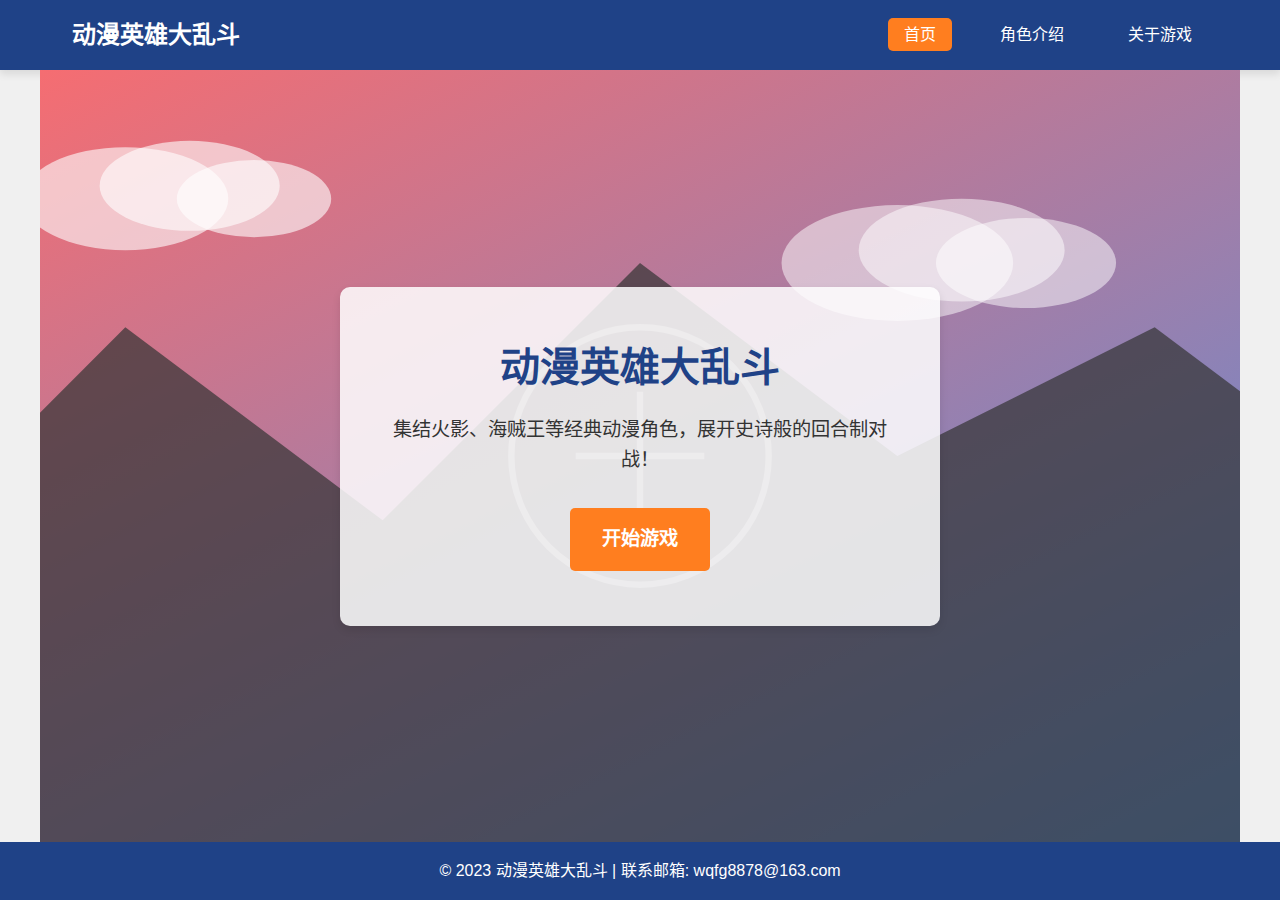
<file: index.html>
<!DOCTYPE html>
<html lang="zh-CN">
<head>
    <meta charset="UTF-8">
    <meta name="viewport" content="width=device-width, initial-scale=1.0">
    <title>动漫英雄大乱斗 - 回合制对战游戏</title>
    <link rel="stylesheet" href="css/reset.css">
    <link rel="stylesheet" href="css/common.css">
    <link rel="stylesheet" href="css/index.css">
</head>
<body>
    <div class="container">
        <header>
            <nav class="main-nav">
                <div class="logo">
                    <h1 style="color: white; font-size: 1.5rem;">动漫英雄大乱斗</h1>
                </div>
                <ul class="nav-links">
                    <li><a href="index.html" class="active">首页</a></li>
                    <li><a href="characters.html">角色介绍</a></li>
                    <li><a href="about.html">关于游戏</a></li>
                </ul>
            </nav>
        </header>
        
        <main class="home-content">
            <div class="hero">
                <h1>动漫英雄大乱斗</h1>
                <p>集结火影、海贼王等经典动漫角色，展开史诗般的回合制对战！</p>
                <a href="character-select.html" class="btn btn-primary">开始游戏</a>
            </div>
        </main>
        
        <footer>
            <p>&copy; 2023 动漫英雄大乱斗 | 联系邮箱: wqfg8878@163.com</p>
        </footer>
    </div>

    <script src="js/common.js"></script>
    <script src="js/index.js"></script>
</body>
</html>
</file>
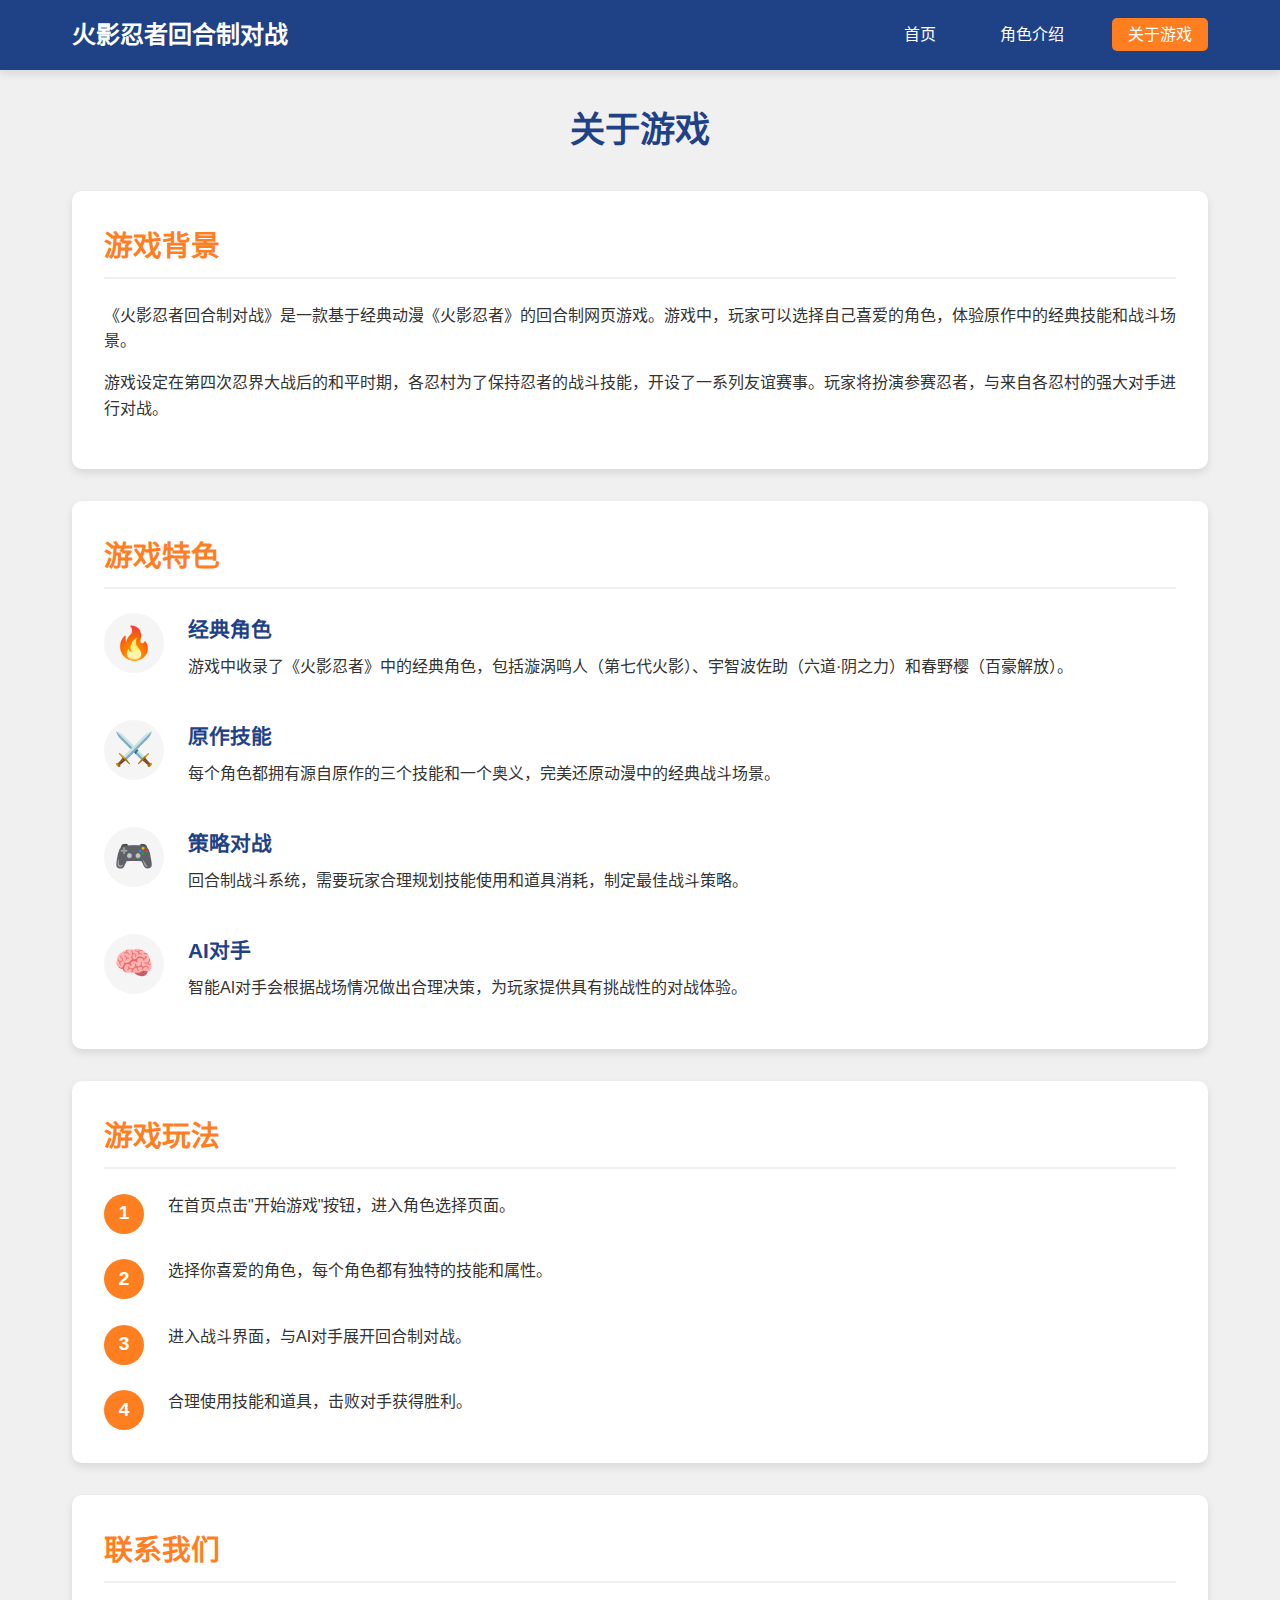
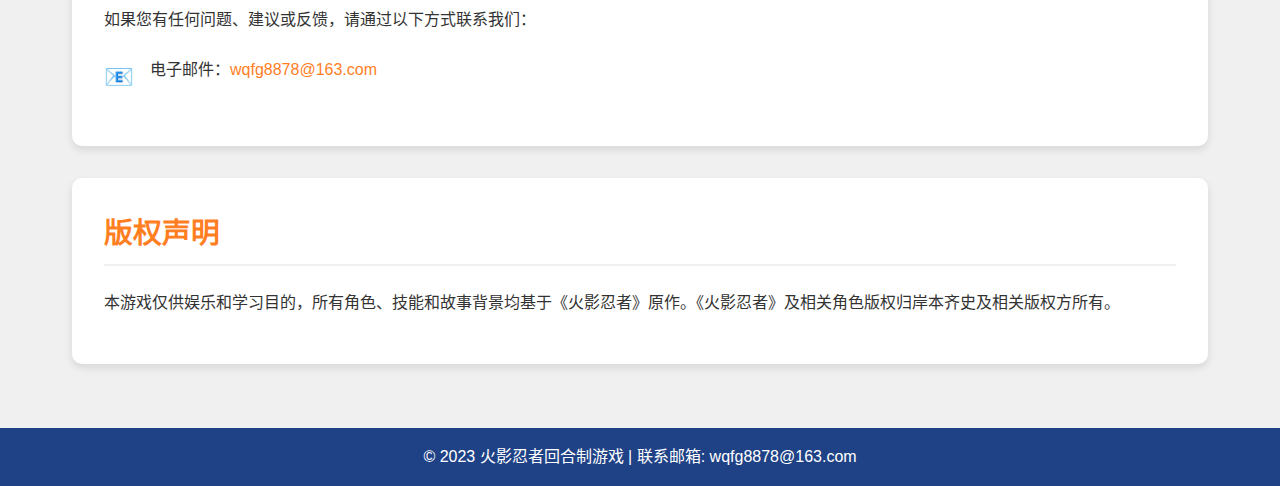
<file: about.html>
<!DOCTYPE html>
<html lang="zh-CN">
<head>
    <meta charset="UTF-8">
    <meta name="viewport" content="width=device-width, initial-scale=1.0">
    <title>关于 - 火影忍者回合制对战</title>
    <link rel="stylesheet" href="css/reset.css">
    <link rel="stylesheet" href="css/common.css">
    <link rel="stylesheet" href="css/about.css">
</head>
<body>
    <div class="container">
        <header>
            <nav class="main-nav">
                <div class="logo">
                    <h1 style="color: white; font-size: 1.5rem;">火影忍者回合制对战</h1>
                </div>
                <ul class="nav-links">
                    <li><a href="index.html">首页</a></li>
                    <li><a href="characters.html">角色介绍</a></li>
                    <li><a href="about.html" class="active">关于游戏</a></li>
                </ul>
            </nav>
        </header>

    <main class="about-content">
        <h1>关于游戏</h1>
        
        <section class="about-section">
            <h2>游戏背景</h2>
            <p>《火影忍者回合制对战》是一款基于经典动漫《火影忍者》的回合制网页游戏。游戏中，玩家可以选择自己喜爱的角色，体验原作中的经典技能和战斗场景。</p>
            <p>游戏设定在第四次忍界大战后的和平时期，各忍村为了保持忍者的战斗技能，开设了一系列友谊赛事。玩家将扮演参赛忍者，与来自各忍村的强大对手进行对战。</p>
        </section>
        
        <section class="about-section">
            <h2>游戏特色</h2>
            <ul class="feature-list">
                <li>
                    <div class="feature-icon">🔥</div>
                    <div class="feature-detail">
                        <h3>经典角色</h3>
                        <p>游戏中收录了《火影忍者》中的经典角色，包括漩涡鸣人（第七代火影）、宇智波佐助（六道·阴之力）和春野樱（百豪解放）。</p>
                    </div>
                </li>
                <li>
                    <div class="feature-icon">⚔️</div>
                    <div class="feature-detail">
                        <h3>原作技能</h3>
                        <p>每个角色都拥有源自原作的三个技能和一个奥义，完美还原动漫中的经典战斗场景。</p>
                    </div>
                </li>
                <li>
                    <div class="feature-icon">🎮</div>
                    <div class="feature-detail">
                        <h3>策略对战</h3>
                        <p>回合制战斗系统，需要玩家合理规划技能使用和道具消耗，制定最佳战斗策略。</p>
                    </div>
                </li>
                <li>
                    <div class="feature-icon">🧠</div>
                    <div class="feature-detail">
                        <h3>AI对手</h3>
                        <p>智能AI对手会根据战场情况做出合理决策，为玩家提供具有挑战性的对战体验。</p>
                    </div>
                </li>
            </ul>
        </section>
        
        <section class="about-section">
            <h2>游戏玩法</h2>
            <div class="gameplay">
                <div class="step">
                    <div class="step-number">1</div>
                    <p>在首页点击"开始游戏"按钮，进入角色选择页面。</p>
                </div>
                <div class="step">
                    <div class="step-number">2</div>
                    <p>选择你喜爱的角色，每个角色都有独特的技能和属性。</p>
                </div>
                <div class="step">
                    <div class="step-number">3</div>
                    <p>进入战斗界面，与AI对手展开回合制对战。</p>
                </div>
                <div class="step">
                    <div class="step-number">4</div>
                    <p>合理使用技能和道具，击败对手获得胜利。</p>
                </div>
            </div>
        </section>
        
        <section class="about-section contact">
            <h2>联系我们</h2>
            <p>如果您有任何问题、建议或反馈，请通过以下方式联系我们：</p>
            <div class="contact-info">
                <div class="contact-item">
                    <div class="contact-icon">📧</div>
                    <p>电子邮件：<a href="mailto:wqfg8878@163.com">wqfg8878@163.com</a></p>
                </div>
            </div>
        </section>
        
        <section class="about-section">
            <h2>版权声明</h2>
            <p>本游戏仅供娱乐和学习目的，所有角色、技能和故事背景均基于《火影忍者》原作。《火影忍者》及相关角色版权归岸本齐史及相关版权方所有。</p>
        </section>
    </main>

        <footer>
            <p>&copy; 2023 火影忍者回合制游戏 | 联系邮箱: wqfg8878@163.com</p>
        </footer>
    </div>

    <script src="js/common.js"></script>
</body>
</html>
</file>
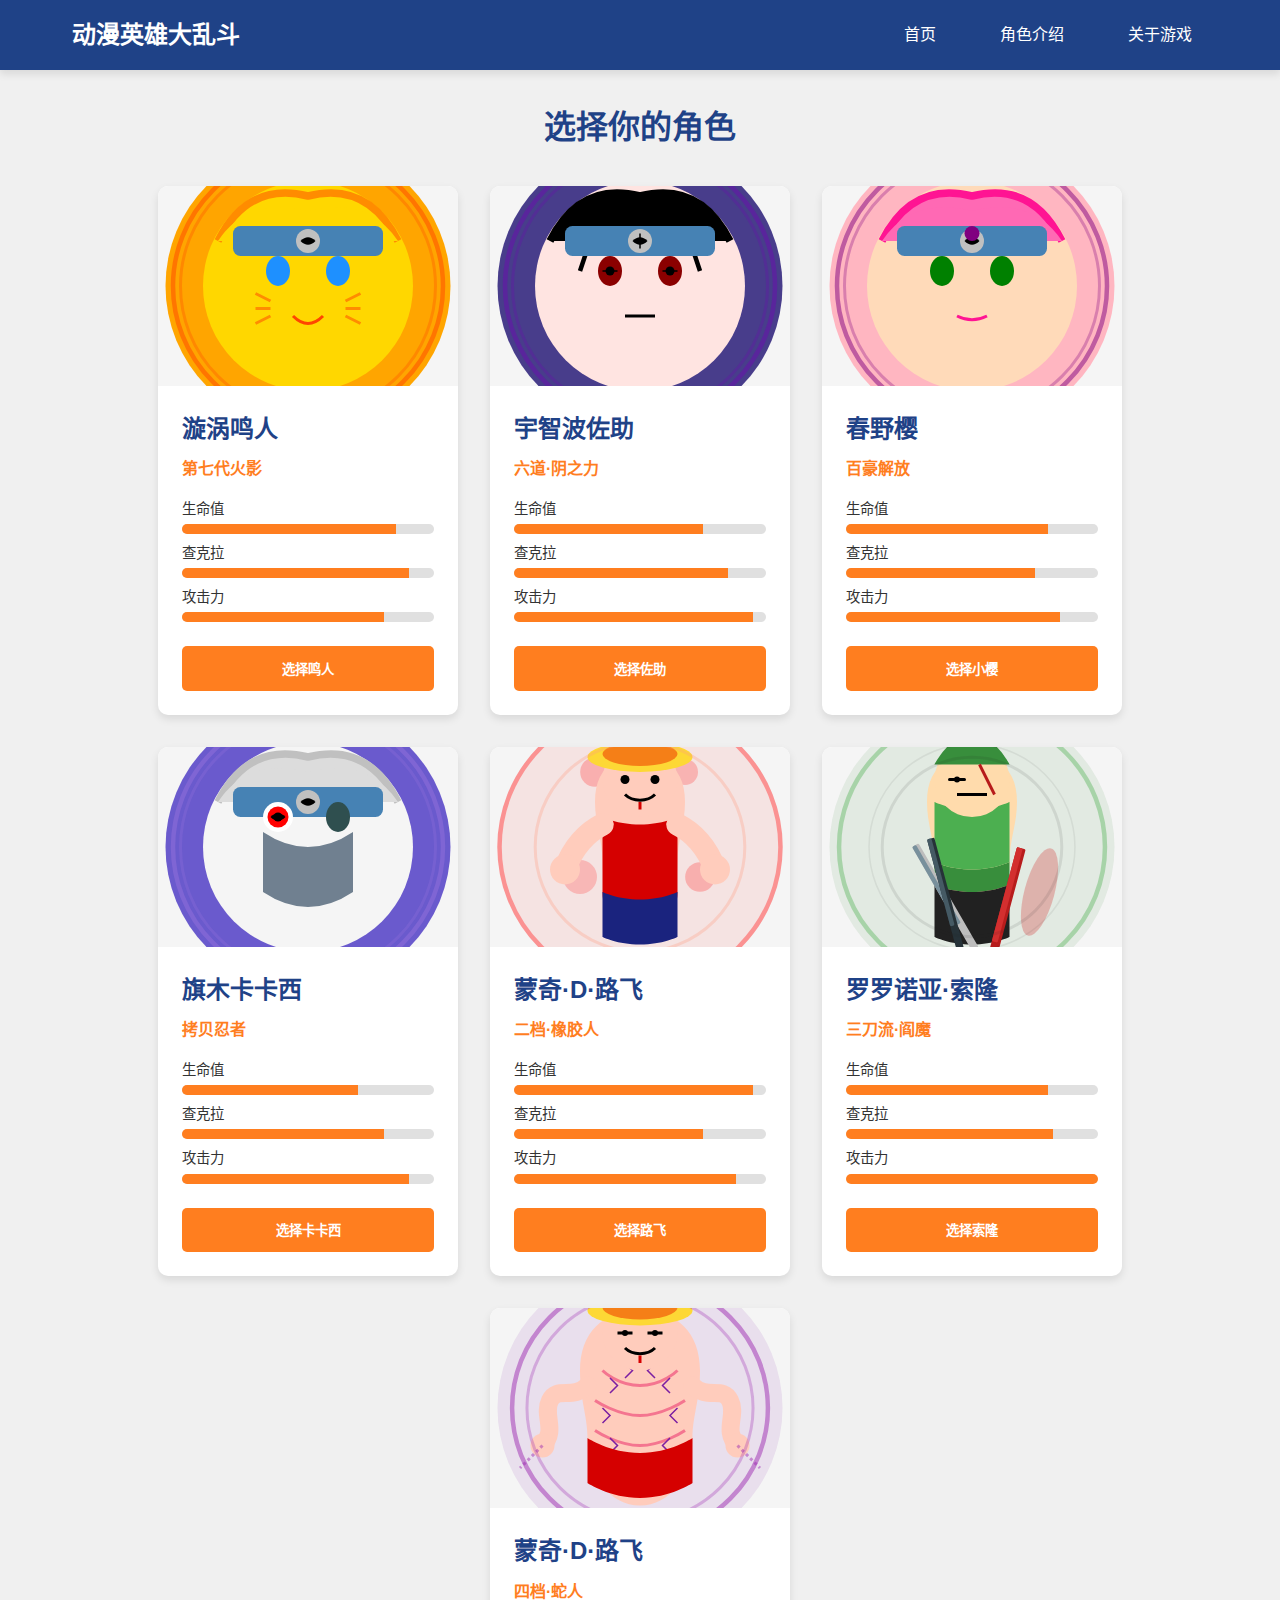
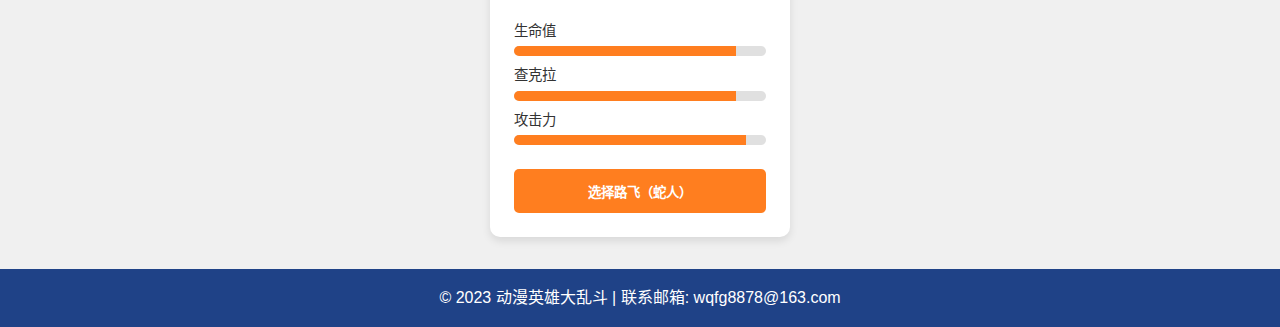
<file: character-select.html>
<!DOCTYPE html>
<html lang="zh-CN">
<head>
    <meta charset="UTF-8">
    <meta name="viewport" content="width=device-width, initial-scale=1.0">
    <title>选择角色 - 动漫英雄大乱斗</title>
    <link rel="stylesheet" href="css/reset.css">
    <link rel="stylesheet" href="css/common.css">
    <link rel="stylesheet" href="css/character-select.css">
</head>
<body>
    <div class="container">
        <header>
            <nav class="main-nav">
                <div class="logo">
                    <h1 style="color: white; font-size: 1.5rem;">动漫英雄大乱斗</h1>
                </div>
                <ul class="nav-links">
                    <li><a href="index.html">首页</a></li>
                    <li><a href="characters.html">角色介绍</a></li>
                    <li><a href="about.html">关于游戏</a></li>
                </ul>
            </nav>
        </header>
        
        <main class="select-content">
            <h1>选择你的角色</h1>
            
            <div class="character-selection">
                <div class="character" data-character="naruto">
                    <div class="character-image">
                        <img src="images/naruto.svg" alt="漩涡鸣人">
                    </div>
                    <div class="character-info">
                        <h2>漩涡鸣人</h2>
                        <p class="character-title">第七代火影</p>
                        <div class="character-stats">
                            <div class="stat">
                                <span class="stat-label">生命值</span>
                                <div class="stat-bar">
                                    <div class="stat-fill" style="width: 85%"></div>
                                </div>
                            </div>
                            <div class="stat">
                                <span class="stat-label">查克拉</span>
                                <div class="stat-bar">
                                    <div class="stat-fill" style="width: 90%"></div>
                                </div>
                            </div>
                            <div class="stat">
                                <span class="stat-label">攻击力</span>
                                <div class="stat-bar">
                                    <div class="stat-fill" style="width: 80%"></div>
                                </div>
                            </div>
                        </div>
                        <button class="btn btn-primary select-btn">选择鸣人</button>
                    </div>
                </div>
                
                <div class="character" data-character="sasuke">
                    <div class="character-image">
                        <img src="images/sasuke.svg" alt="宇智波佐助">
                    </div>
                    <div class="character-info">
                        <h2>宇智波佐助</h2>
                        <p class="character-title">六道·阴之力</p>
                        <div class="character-stats">
                            <div class="stat">
                                <span class="stat-label">生命值</span>
                                <div class="stat-bar">
                                    <div class="stat-fill" style="width: 75%"></div>
                                </div>
                            </div>
                            <div class="stat">
                                <span class="stat-label">查克拉</span>
                                <div class="stat-bar">
                                    <div class="stat-fill" style="width: 85%"></div>
                                </div>
                            </div>
                            <div class="stat">
                                <span class="stat-label">攻击力</span>
                                <div class="stat-bar">
                                    <div class="stat-fill" style="width: 95%"></div>
                                </div>
                            </div>
                        </div>
                        <button class="btn btn-primary select-btn">选择佐助</button>
                    </div>
                </div>
                
                <div class="character" data-character="sakura">
                    <div class="character-image">
                        <img src="images/sakura.svg" alt="春野樱">
                    </div>
                    <div class="character-info">
                        <h2>春野樱</h2>
                        <p class="character-title">百豪解放</p>
                        <div class="character-stats">
                            <div class="stat">
                                <span class="stat-label">生命值</span>
                                <div class="stat-bar">
                                    <div class="stat-fill" style="width: 80%"></div>
                                </div>
                            </div>
                            <div class="stat">
                                <span class="stat-label">查克拉</span>
                                <div class="stat-bar">
                                    <div class="stat-fill" style="width: 75%"></div>
                                </div>
                            </div>
                            <div class="stat">
                                <span class="stat-label">攻击力</span>
                                <div class="stat-bar">
                                    <div class="stat-fill" style="width: 85%"></div>
                                </div>
                            </div>
                        </div>
                        <button class="btn btn-primary select-btn">选择小樱</button>
                    </div>
                </div>
                
                <div class="character" data-character="kakashi">
                    <div class="character-image">
                        <img src="images/kakashi.svg" alt="旗木卡卡西">
                    </div>
                    <div class="character-info">
                        <h2>旗木卡卡西</h2>
                        <p class="character-title">拷贝忍者</p>
                        <div class="character-stats">
                            <div class="stat">
                                <span class="stat-label">生命值</span>
                                <div class="stat-bar">
                                    <div class="stat-fill" style="width: 70%"></div>
                                </div>
                            </div>
                            <div class="stat">
                                <span class="stat-label">查克拉</span>
                                <div class="stat-bar">
                                    <div class="stat-fill" style="width: 80%"></div>
                                </div>
                            </div>
                            <div class="stat">
                                <span class="stat-label">攻击力</span>
                                <div class="stat-bar">
                                    <div class="stat-fill" style="width: 90%"></div>
                                </div>
                            </div>
                        </div>
                        <button class="btn btn-primary select-btn">选择卡卡西</button>
                    </div>
                </div>
                
                <div class="character" data-character="luffy_gear2">
                    <div class="character-image">
                        <img src="images/luffy_gear2.svg" alt="蒙奇·D·路飞">
                    </div>
                    <div class="character-info">
                        <h2>蒙奇·D·路飞</h2>
                        <p class="character-title">二档·橡胶人</p>
                        <div class="character-stats">
                            <div class="stat">
                                <span class="stat-label">生命值</span>
                                <div class="stat-bar">
                                    <div class="stat-fill" style="width: 95%"></div>
                                </div>
                            </div>
                            <div class="stat">
                                <span class="stat-label">查克拉</span>
                                <div class="stat-bar">
                                    <div class="stat-fill" style="width: 75%"></div>
                                </div>
                            </div>
                            <div class="stat">
                                <span class="stat-label">攻击力</span>
                                <div class="stat-bar">
                                    <div class="stat-fill" style="width: 88%"></div>
                                </div>
                            </div>
                        </div>
                        <button class="btn btn-primary select-btn">选择路飞</button>
                    </div>
                </div>
                
                <div class="character" data-character="zoro_enma">
                    <div class="character-image">
                        <img src="images/zoro.svg" alt="罗罗诺亚·索隆">
                    </div>
                    <div class="character-info">
                        <h2>罗罗诺亚·索隆</h2>
                        <p class="character-title">三刀流·阎魔</p>
                        <div class="character-stats">
                            <div class="stat">
                                <span class="stat-label">生命值</span>
                                <div class="stat-bar">
                                    <div class="stat-fill" style="width: 80%"></div>
                                </div>
                            </div>
                            <div class="stat">
                                <span class="stat-label">查克拉</span>
                                <div class="stat-bar">
                                    <div class="stat-fill" style="width: 82%"></div>
                                </div>
                            </div>
                            <div class="stat">
                                <span class="stat-label">攻击力</span>
                                <div class="stat-bar">
                                    <div class="stat-fill" style="width: 100%"></div>
                                </div>
                            </div>
                        </div>
                        <button class="btn btn-primary select-btn">选择索隆</button>
                    </div>
                </div>
                
                <div class="character" data-character="luffy_snakeman">
                    <div class="character-image">
                        <img src="images/luffy_snakeman.svg" alt="蒙奇·D·路飞">
                    </div>
                    <div class="character-info">
                        <h2>蒙奇·D·路飞</h2>
                        <p class="character-title">四档·蛇人</p>
                        <div class="character-stats">
                            <div class="stat">
                                <span class="stat-label">生命值</span>
                                <div class="stat-bar">
                                    <div class="stat-fill" style="width: 88%"></div>
                                </div>
                            </div>
                            <div class="stat">
                                <span class="stat-label">查克拉</span>
                                <div class="stat-bar">
                                    <div class="stat-fill" style="width: 88%"></div>
                                </div>
                            </div>
                            <div class="stat">
                                <span class="stat-label">攻击力</span>
                                <div class="stat-bar">
                                    <div class="stat-fill" style="width: 92%"></div>
                                </div>
                            </div>
                        </div>
                        <button class="btn btn-primary select-btn">选择路飞（蛇人）</button>
                    </div>
                </div>
            </div>
        </main>
        
        <footer>
            <p>&copy; 2023 动漫英雄大乱斗 | 联系邮箱: wqfg8878@163.com</p>
        </footer>
    </div>

    <script src="js/common.js"></script>
    <script src="js/character-select.js"></script>
</body>
</html>
</file>
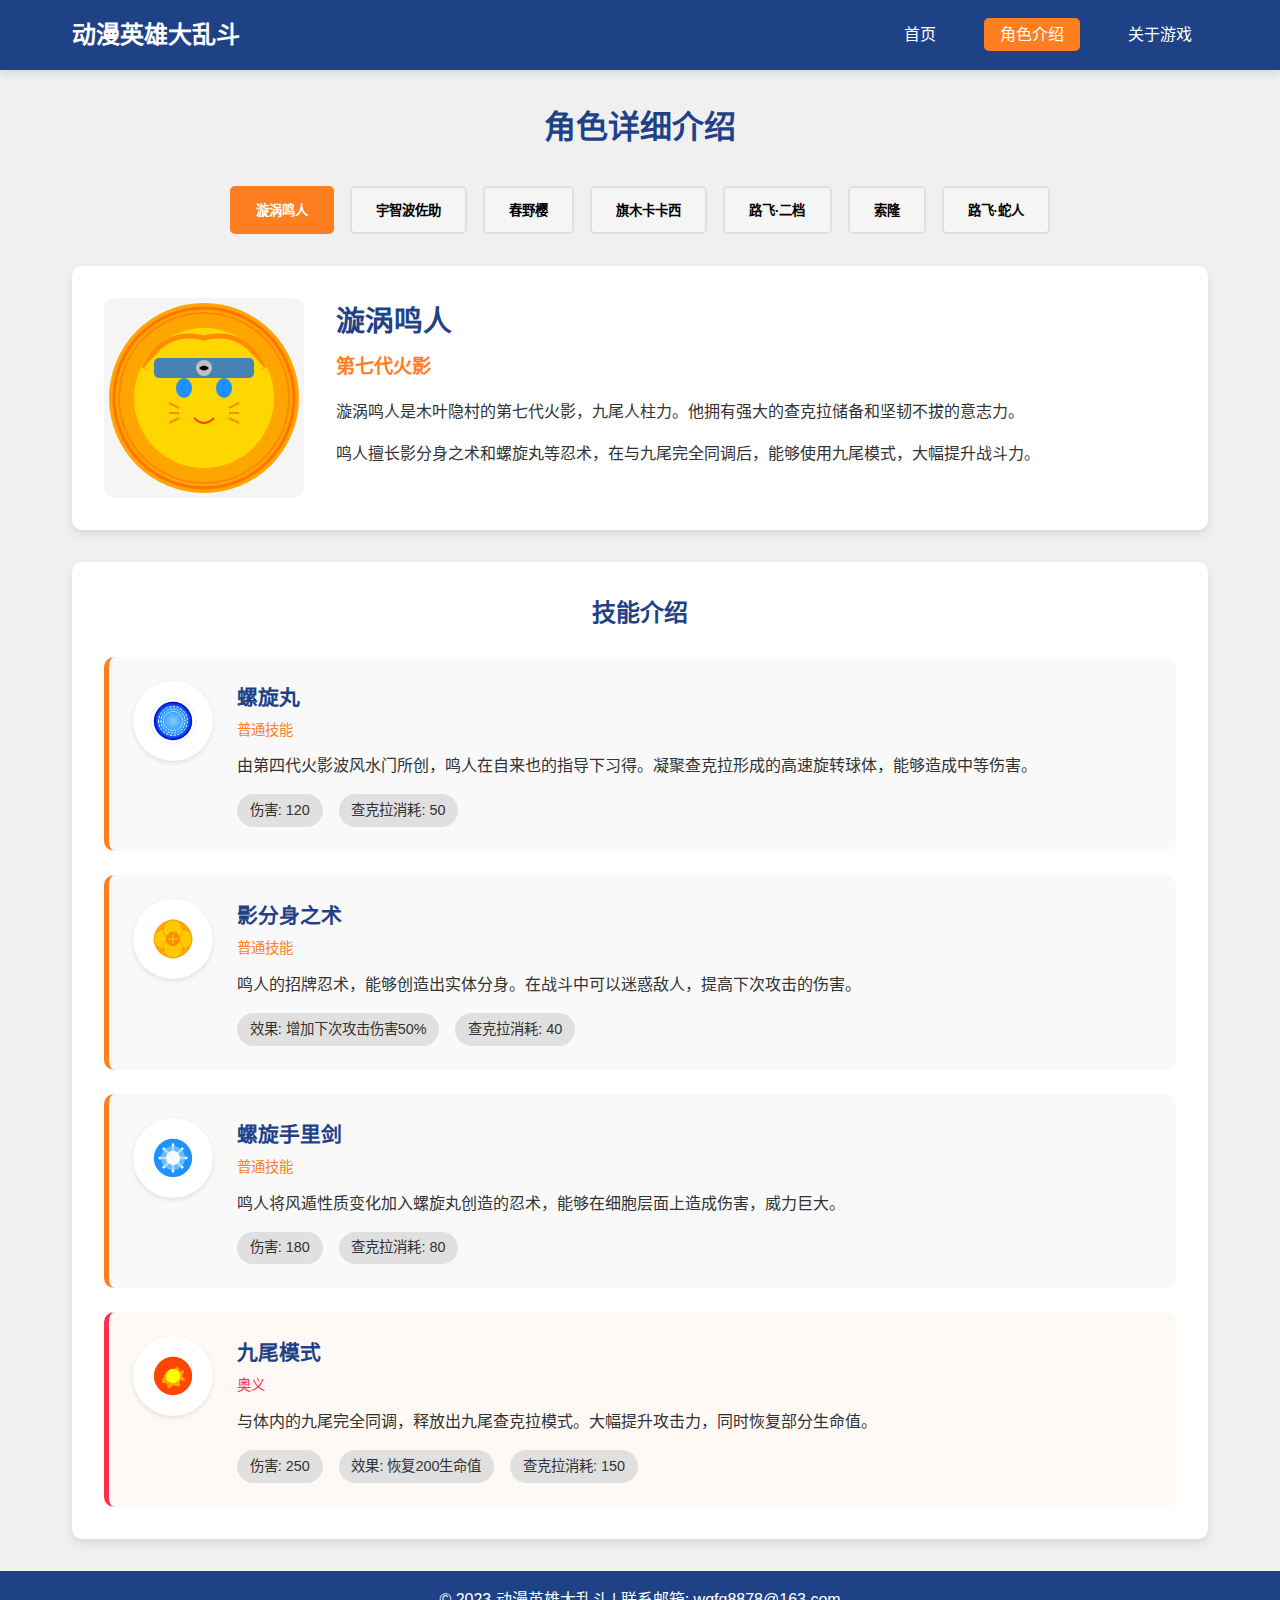
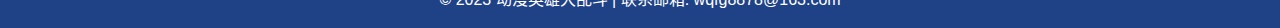
<file: characters.html>
<!DOCTYPE html>
<html lang="zh-CN">
<head>
    <meta charset="UTF-8">
    <meta name="viewport" content="width=device-width, initial-scale=1.0">
    <title>角色介绍 - 动漫英雄大乱斗</title>
    <link rel="stylesheet" href="css/reset.css">
    <link rel="stylesheet" href="css/common.css">
    <link rel="stylesheet" href="css/characters.css">
</head>
<body>
    <div class="container">
        <header>
            <nav class="main-nav">
                <div class="logo">
                    <h1 style="color: white; font-size: 1.5rem;">动漫英雄大乱斗</h1>
                </div>
                <ul class="nav-links">
                    <li><a href="index.html">首页</a></li>
                    <li><a href="characters.html" class="active">角色介绍</a></li>
                    <li><a href="about.html">关于游戏</a></li>
                </ul>
            </nav>
        </header>
        
        <main class="characters-content">
            <h1>角色详细介绍</h1>
            
            <div class="character-tabs">
                <button class="tab-btn active" data-character="naruto">漩涡鸣人</button>
                <button class="tab-btn" data-character="sasuke">宇智波佐助</button>
                <button class="tab-btn" data-character="sakura">春野樱</button>
                <button class="tab-btn" data-character="kakashi">旗木卡卡西</button>
                <button class="tab-btn" data-character="luffy_gear2">路飞·二档</button>
                <button class="tab-btn" data-character="zoro_enma">索隆</button>
                <button class="tab-btn" data-character="luffy_snakeman">路飞·蛇人</button>
            </div>
            
            <div class="character-details">
                <!-- 鸣人详情 -->
                <div class="character-detail active" id="naruto-detail">
                    <div class="character-header">
                        <div class="character-image">
                            <img src="images/naruto.svg" alt="漩涡鸣人">
                        </div>
                        <div class="character-info">
                            <h2>漩涡鸣人</h2>
                            <p class="character-title">第七代火影</p>
                            <div class="character-description">
                                <p>漩涡鸣人是木叶隐村的第七代火影，九尾人柱力。他拥有强大的查克拉储备和坚韧不拔的意志力。</p>
                                <p>鸣人擅长影分身之术和螺旋丸等忍术，在与九尾完全同调后，能够使用九尾模式，大幅提升战斗力。</p>
                            </div>
                        </div>
                    </div>
                    
                    <div class="skills-section">
                        <h3>技能介绍</h3>
                        <div class="skills-list">
                            <div class="skill-item">
                                <div class="skill-icon">
                                    <img src="images/skills/rasengan.svg" alt="螺旋丸">
                                </div>
                                <div class="skill-detail">
                                    <h4>螺旋丸</h4>
                                    <p class="skill-type">普通技能</p>
                                    <p class="skill-description">由第四代火影波风水门所创，鸣人在自来也的指导下习得。凝聚查克拉形成的高速旋转球体，能够造成中等伤害。</p>
                                    <div class="skill-stats">
                                        <span class="stat">伤害: 120</span>
                                        <span class="stat">查克拉消耗: 50</span>
                                    </div>
                                </div>
                            </div>
                            
                            <div class="skill-item">
                                <div class="skill-icon">
                                    <img src="images/skills/shadow_clone.svg" alt="影分身之术">
                                </div>
                                <div class="skill-detail">
                                    <h4>影分身之术</h4>
                                    <p class="skill-type">普通技能</p>
                                    <p class="skill-description">鸣人的招牌忍术，能够创造出实体分身。在战斗中可以迷惑敌人，提高下次攻击的伤害。</p>
                                    <div class="skill-stats">
                                        <span class="stat">效果: 增加下次攻击伤害50%</span>
                                        <span class="stat">查克拉消耗: 40</span>
                                    </div>
                                </div>
                            </div>
                            
                            <div class="skill-item">
                                <div class="skill-icon">
                                    <img src="images/skills/rasenshuriken.svg" alt="螺旋手里剑">
                                </div>
                                <div class="skill-detail">
                                    <h4>螺旋手里剑</h4>
                                    <p class="skill-type">普通技能</p>
                                    <p class="skill-description">鸣人将风遁性质变化加入螺旋丸创造的忍术，能够在细胞层面上造成伤害，威力巨大。</p>
                                    <div class="skill-stats">
                                        <span class="stat">伤害: 180</span>
                                        <span class="stat">查克拉消耗: 80</span>
                                    </div>
                                </div>
                            </div>
                            
                            <div class="skill-item ultimate">
                                <div class="skill-icon">
                                    <img src="images/skills/fireball.svg" alt="九尾模式">
                                </div>
                                <div class="skill-detail">
                                    <h4>九尾模式</h4>
                                    <p class="skill-type">奥义</p>
                                    <p class="skill-description">与体内的九尾完全同调，释放出九尾查克拉模式。大幅提升攻击力，同时恢复部分生命值。</p>
                                    <div class="skill-stats">
                                        <span class="stat">伤害: 250</span>
                                        <span class="stat">效果: 恢复200生命值</span>
                                        <span class="stat">查克拉消耗: 150</span>
                                    </div>
                                </div>
                            </div>
                        </div>
                    </div>
                </div>
                
                <!-- 佐助详情 -->
                <div class="character-detail" id="sasuke-detail">
                    <div class="character-header">
                        <div class="character-image">
                            <img src="images/sasuke.svg" alt="宇智波佐助">
                        </div>
                        <div class="character-info">
                            <h2>宇智波佐助</h2>
                            <p class="character-title">六道·阴之力</p>
                            <div class="character-description">
                                <p>宇智波佐助是宇智波一族的最后幸存者之一，拥有强大的写轮眼和轮回眼。</p>
                                <p>佐助擅长火遁和雷遁忍术，尤其是千鸟和天照等强力技能。在获得六道仙人的阴之力后，实力大幅提升。</p>
                            </div>
                        </div>
                    </div>
                    
                    <div class="skills-section">
                        <h3>技能介绍</h3>
                        <div class="skills-list">
                            <div class="skill-item">
                                <div class="skill-icon">
                                    <img src="images/skills/chidori.svg" alt="千鸟">
                                </div>
                                <div class="skill-detail">
                                    <h4>千鸟</h4>
                                    <p class="skill-type">普通技能</p>
                                    <p class="skill-description">由卡卡西传授，佐助将雷属性查克拉凝聚于掌心，形成高速突刺攻击，能够造成高伤害。</p>
                                    <div class="skill-stats">
                                        <span class="stat">伤害: 150</span>
                                        <span class="stat">查克拉消耗: 60</span>
                                    </div>
                                </div>
                            </div>
                            
                            <div class="skill-item">
                                <div class="skill-icon">
                                    <img src="images/skills/amaterasu.svg" alt="天照">
                                </div>
                                <div class="skill-detail">
                                    <h4>天照</h4>
                                    <p class="skill-type">普通技能</p>
                                    <p class="skill-description">万花筒写轮眼的能力之一，释放出无法熄灭的黑色火焰，能够造成持续伤害。</p>
                                    <div class="skill-stats">
                                        <span class="stat">伤害: 100</span>
                                        <span class="stat">效果: 额外造成50点持续伤害</span>
                                        <span class="stat">查克拉消耗: 70</span>
                                    </div>
                                </div>
                            </div>
                            
                            <div class="skill-item">
                                <div class="skill-icon">
                                    <img src="images/skills/chidori.svg" alt="须佐能乎之箭">
                                </div>
                                <div class="skill-detail">
                                    <h4>须佐能乎之箭</h4>
                                    <p class="skill-type">普通技能</p>
                                    <p class="skill-description">使用须佐能乎形成的能量箭矢，射程远，威力大，能够造成大量伤害。</p>
                                    <div class="skill-stats">
                                        <span class="stat">伤害: 170</span>
                                        <span class="stat">查克拉消耗: 90</span>
                                    </div>
                                </div>
                            </div>
                            
                            <div class="skill-item ultimate">
                                <div class="skill-icon">
                                    <img src="images/skills/amaterasu.svg" alt="轮回眼·天手力">
                                </div>
                                <div class="skill-detail">
                                    <h4>轮回眼·天手力</h4>
                                    <p class="skill-type">奥义</p>
                                    <p class="skill-description">使用轮回眼的能力，操控引力和斥力，对敌人造成极高伤害，并吸收对方查克拉。</p>
                                    <div class="skill-stats">
                                        <span class="stat">伤害: 280</span>
                                        <span class="stat">效果: 吸收100点查克拉</span>
                                        <span class="stat">查克拉消耗: 160</span>
                                    </div>
                                </div>
                            </div>
                        </div>
                    </div>
                </div>
                
                <!-- 小樱详情 -->
                <div class="character-detail" id="sakura-detail">
                    <div class="character-header">
                        <div class="character-image">
                            <img src="images/sakura.svg" alt="春野樱">
                        </div>
                        <div class="character-info">
                            <h2>春野樱</h2>
                            <p class="character-title">百豪解放</p>
                            <div class="character-description">
                                <p>春野樱是木叶医疗忍者，在纲手的指导下成长为出色的医疗忍者和战斗忍者。</p>
                                <p>小樱拥有精准的查克拉控制能力，擅长医疗忍术和怪力拳。通过额头的百豪之印，能够释放强大的力量。</p>
                            </div>
                        </div>
                    </div>
                    
                    <div class="skills-section">
                        <h3>技能介绍</h3>
                        <div class="skills-list">
                            <div class="skill-item">
                                <div class="skill-icon">
                                    <img src="images/skills/chakra_punch.svg" alt="怪力拳">
                                </div>
                                <div class="skill-detail">
                                    <h4>怪力拳</h4>
                                    <p class="skill-type">普通技能</p>
                                    <p class="skill-description">将查克拉精准聚集于拳头，瞬间释放造成巨大破坏力的攻击，能够击碎岩石和大地。</p>
                                    <div class="skill-stats">
                                        <span class="stat">伤害: 130</span>
                                        <span class="stat">查克拉消耗: 40</span>
                                    </div>
                                </div>
                            </div>
                            
                            <div class="skill-item">
                                <div class="skill-icon">
                                    <img src="images/skills/healing.svg" alt="医疗忍术">
                                </div>
                                <div class="skill-detail">
                                    <h4>医疗忍术</h4>
                                    <p class="skill-type">普通技能</p>
                                    <p class="skill-description">使用医疗忍术治疗伤口，恢复生命值。小樱精通医疗忍术，能够快速治愈伤势。</p>
                                    <div class="skill-stats">
                                        <span class="stat">效果: 恢复150生命值</span>
                                        <span class="stat">查克拉消耗: 60</span>
                                    </div>
                                </div>
                            </div>
                            
                            <div class="skill-item">
                                <div class="skill-icon">
                                    <img src="images/skills/chakra_punch.svg" alt="樱花冲击">
                                </div>
                                <div class="skill-detail">
                                    <h4>樱花冲击</h4>
                                    <p class="skill-type">普通技能</p>
                                    <p class="skill-description">小樱的强力攻击技能，积蓄查克拉后释放强力一击，能够造成大范围破坏。</p>
                                    <div class="skill-stats">
                                        <span class="stat">伤害: 160</span>
                                        <span class="stat">查克拉消耗: 70</span>
                                    </div>
                                </div>
                            </div>
                            
                            <div class="skill-item ultimate">
                                <div class="skill-icon">
                                    <img src="images/skills/strength_of_hundred.svg" alt="百豪之印·解放">
                                </div>
                                <div class="skill-detail">
                                    <h4>百豪之印·解放</h4>
                                    <p class="skill-type">奥义</p>
                                    <p class="skill-description">解放额头储存的查克拉，激活百豪之印，大幅提升战斗力和恢复能力。</p>
                                    <div class="skill-stats">
                                        <span class="stat">伤害: 220</span>
                                        <span class="stat">效果: 恢复250生命值</span>
                                        <span class="stat">查克拉消耗: 140</span>
                                    </div>
                                </div>
                            </div>
                        </div>
                    </div>
                </div>
                </div>
                
                <!-- 卡卡西详情 -->
                <div class="character-detail" id="kakashi-detail">
                    <div class="character-header">
                        <div class="character-image">
                            <img src="images/kakashi.svg" alt="旗木卡卡西">
                        </div>
                        <div class="character-info">
                            <h2>旗木卡卡西</h2>
                            <p class="character-title">拷贝忍者</p>
                            <div class="character-description">
                                <p>旗木卡卡西是木叶隐村的精英上忍，被称为"拷贝忍者卡卡西"，曾是第七班的指导老师，后成为第六代火影。</p>
                                <p>卡卡西从朋友宇智波带土那里获得了写轮眼，能够复制各种忍术。他天赋异禀，掌握了上千种忍术，创造了雷切等强力技能。</p>
                            </div>
                        </div>
                    </div>
                    
                    <div class="skills-section">
                        <h3>技能介绍</h3>
                        <div class="skills-list">
                            <div class="skill-item">
                                <div class="skill-icon">
                                    <img src="images/skills/raikiri.svg" alt="雷切">
                                </div>
                                <div class="skill-detail">
                                    <h4>雷切</h4>
                                    <p class="skill-type">普通技能</p>
                                    <p class="skill-description">卡卡西改良千鸟创造的S级雷遁忍术，将雷属性查克拉高度集中在手掌，可切断闪电。</p>
                                    <div class="skill-stats">
                                        <span class="stat">伤害: 160</span>
                                        <span class="stat">查克拉消耗: 65</span>
                                    </div>
                                </div>
                            </div>
                            
                            <div class="skill-item">
                                <div class="skill-icon">
                                    <img src="images/skills/kamui.svg" alt="神威">
                                </div>
                                <div class="skill-detail">
                                    <h4>神威</h4>
                                    <p class="skill-type">普通技能</p>
                                    <p class="skill-description">万花筒写轮眼的瞳术，能够扭曲时空，将目标物体传送到异空间。</p>
                                    <div class="skill-stats">
                                        <span class="stat">伤害: 140</span>
                                        <span class="stat">查克拉消耗: 80</span>
                                    </div>
                                </div>
                            </div>
                            
                            <div class="skill-item">
                                <div class="skill-icon">
                                    <img src="images/skills/sharingan_copy.svg" alt="写轮眼复制">
                                </div>
                                <div class="skill-detail">
                                    <h4>写轮眼复制</h4>
                                    <p class="skill-type">普通技能</p>
                                    <p class="skill-description">利用写轮眼复制对手的忍术和体术，是卡卡西"拷贝忍者"称号的由来。下次攻击伤害提升40%。</p>
                                    <div class="skill-stats">
                                        <span class="stat">效果: 增加下次攻击伤害40%</span>
                                        <span class="stat">查克拉消耗: 50</span>
                                    </div>
                                </div>
                            </div>
                            
                            <div class="skill-item ultimate">
                                <div class="skill-icon">
                                    <img src="images/skills/susanoo.svg" alt="须佐能乎">
                                </div>
                                <div class="skill-detail">
                                    <h4>须佐能乎</h4>
                                    <p class="skill-type">奥义</p>
                                    <p class="skill-description">万花筒写轮眼的最强瞳术，召唤巨大的查克拉武士，拥有强大的攻防能力。</p>
                                    <div class="skill-stats">
                                        <span class="stat">伤害: 240</span>
                                        <span class="stat">效果: 额外造成80点伤害</span>
                                        <span class="stat">查克拉消耗: 170</span>
                                    </div>
                                </div>
                            </div>
                        </div>
                    </div>
                </div>
                
                <!-- 路飞二档详情 -->
                <div class="character-detail" id="luffy_gear2-detail">
                    <div class="character-header">
                        <div class="character-image">
                            <img src="images/luffy_gear2.svg" alt="蒙奇·D·路飞">
                        </div>
                        <div class="character-info">
                            <h2>蒙奇·D·路飞</h2>
                            <p class="character-title">二档·橡胶人</p>
                            <div class="character-description">
                                <p>蒙奇·D·路飞是草帽海贼团的船长，橡胶果实能力者。二档是路飞在与CP9战斗中开发的能力，通过加速血液流动提高身体机能。</p>
                                <p>二档状态下，路飞的速度、力量和反应能力都大幅提升，能够发出蒸汽般的效果，各种技能的威力都得到极大增强。</p>
                            </div>
                        </div>
                    </div>
                    
                    <div class="skills-section">
                        <h3>技能介绍</h3>
                        <div class="skills-list">
                            <div class="skill-item">
                                <div class="skill-icon">
                                    <img src="images/skills/jet_pistol.svg" alt="橡胶JET手枪">
                                </div>
                                <div class="skill-detail">
                                    <h4>橡胶JET手枪</h4>
                                    <p class="skill-type">普通技能</p>
                                    <p class="skill-description">二档状态下，利用高速血液流动发出的超高速拳击，速度快到肉眼难以捕捉。</p>
                                    <div class="skill-stats">
                                        <span class="stat">伤害: 135</span>
                                        <span class="stat">查克拉消耗: 45</span>
                                    </div>
                                </div>
                            </div>
                            
                            <div class="skill-item">
                                <div class="skill-icon">
                                    <img src="images/skills/jet_gatling.svg" alt="橡胶JET机关枪">
                                </div>
                                <div class="skill-detail">
                                    <h4>橡胶JET机关枪</h4>
                                    <p class="skill-type">普通技能</p>
                                    <p class="skill-description">二档状态下的连续高速拳击攻击，如同机关枪般密集的拳头雨点般落下。</p>
                                    <div class="skill-stats">
                                        <span class="stat">伤害: 170</span>
                                        <span class="stat">查克拉消耗: 75</span>
                                    </div>
                                </div>
                            </div>
                            
                            <div class="skill-item">
                                <div class="skill-icon">
                                    <img src="images/skills/jet_bazooka.svg" alt="橡胶JET火箭炮">
                                </div>
                                <div class="skill-detail">
                                    <h4>橡胶JET火箭炮</h4>
                                    <p class="skill-type">普通技能</p>
                                    <p class="skill-description">将双臂同时伸长后发出的强力冲击波，能够将敌人击飞很远。</p>
                                    <div class="skill-stats">
                                        <span class="stat">伤害: 145</span>
                                        <span class="stat">查克拉消耗: 55</span>
                                    </div>
                                </div>
                            </div>
                            
                            <div class="skill-item ultimate">
                                <div class="skill-icon">
                                    <img src="images/skills/fireball.svg" alt="橡胶火拳枪">
                                </div>
                                <div class="skill-detail">
                                    <h4>橡胶火拳枪</h4>
                                    <p class="skill-type">奥义</p>
                                    <p class="skill-description">二档与武装色霸气结合的强力招式，拳头因摩擦而燃烧，向艾斯致敬的技能，造成巨大伤害和持续灼烧。</p>
                                    <div class="skill-stats">
                                        <span class="stat">伤害: 230</span>
                                        <span class="stat">效果: 额外造成60点持续伤害</span>
                                        <span class="stat">查克拉消耗: 145</span>
                                    </div>
                                </div>
                            </div>
                        </div>
                    </div>
                </div>
                
                <!-- 索隆详情 -->
                <div class="character-detail" id="zoro_enma-detail">
                    <div class="character-header">
                        <div class="character-image">
                            <img src="images/zoro.svg" alt="罗罗诺亚·索隆">
                        </div>
                        <div class="character-info">
                            <h2>罗罗诺亚·索隆</h2>
                            <p class="character-title">三刀流·阎魔</p>
                            <div class="character-description">
                                <p>罗罗诺亚·索隆是草帽海贼团的战斗员，三刀流剑术的使用者，立志成为世界第一剑豪。</p>
                                <p>索隆在和之国获得了传说中的名刀阎魔，这把刀能够吸取使用者的武装色霸气，是曾经伤到凯多的刀。掌握阎魔后，索隆的实力大幅提升。</p>
                            </div>
                        </div>
                    </div>
                    
                    <div class="skills-section">
                        <h3>技能介绍</h3>
                        <div class="skills-list">
                            <div class="skill-item">
                                <div class="skill-icon">
                                    <img src="images/skills/oni_giri.svg" alt="三刀流·鬼斩">
                                </div>
                                <div class="skill-detail">
                                    <h4>三刀流·鬼斩</h4>
                                    <p class="skill-type">普通技能</p>
                                    <p class="skill-description">索隆三刀流的基础奥义，从三个方向同时斩击敌人，威力巨大。</p>
                                    <div class="skill-stats">
                                        <span class="stat">伤害: 155</span>
                                        <span class="stat">查克拉消耗: 60</span>
                                    </div>
                                </div>
                            </div>
                            
                            <div class="skill-item">
                                <div class="skill-icon">
                                    <img src="images/skills/asura.svg" alt="阎魔·霸气解放">
                                </div>
                                <div class="skill-detail">
                                    <h4>阎魔·霸气解放</h4>
                                    <p class="skill-type">普通技能</p>
                                    <p class="skill-description">释放阎魔吸取的武装色霸气，全身覆盖强大的霸气，大幅提升下次攻击威力。</p>
                                    <div class="skill-stats">
                                        <span class="stat">效果: 增加下次攻击伤害60%</span>
                                        <span class="stat">查克拉消耗: 55</span>
                                    </div>
                                </div>
                            </div>
                            
                            <div class="skill-item">
                                <div class="skill-icon">
                                    <img src="images/skills/santoryu.svg" alt="三刀流·黑绳大龙卷">
                                </div>
                                <div class="skill-detail">
                                    <h4>三刀流·黑绳大龙卷</h4>
                                    <p class="skill-type">普通技能</p>
                                    <p class="skill-description">高速旋转身体产生龙卷风般的斩击波，能够切开一切阻挡在前方的东西。</p>
                                    <div class="skill-stats">
                                        <span class="stat">伤害: 175</span>
                                        <span class="stat">查克拉消耗: 85</span>
                                    </div>
                                </div>
                            </div>
                            
                            <div class="skill-item ultimate">
                                <div class="skill-icon">
                                    <img src="images/skills/shishi_sonson.svg" alt="三千世界">
                                </div>
                                <div class="skill-detail">
                                    <h4>三千世界</h4>
                                    <p class="skill-type">奥义</p>
                                    <p class="skill-description">索隆三刀流的最强奥义，将三把刀高速旋转，瞬间发出无数道斩击，威力足以斩断一切。</p>
                                    <div class="skill-stats">
                                        <span class="stat">伤害: 290</span>
                                        <span class="stat">效果: 吸收80点查克拉</span>
                                        <span class="stat">查克拉消耗: 165</span>
                                    </div>
                                </div>
                            </div>
                        </div>
                    </div>
                </div>
                
                <!-- 路飞蛇人详情 -->
                <div class="character-detail" id="luffy_snakeman-detail">
                    <div class="character-header">
                        <div class="character-image">
                            <img src="images/luffy_snakeman.svg" alt="蒙奇·D·路飞">
                        </div>
                        <div class="character-info">
                            <h2>蒙奇·D·路飞</h2>
                            <p class="character-title">四档·蛇人</p>
                            <div class="character-description">
                                <p>蛇人形态是路飞四档的变种形态之一，在与卡塔库栗的战斗中开发。这个形态强化了速度和机动性。</p>
                                <p>蛇人形态下，路飞的攻击会像蛇一样改变轨迹追踪敌人，无论敌人如何躲避都能命中。这是专门针对见闻色霸气高手开发的形态。</p>
                            </div>
                        </div>
                    </div>
                    
                    <div class="skills-section">
                        <h3>技能介绍</h3>
                        <div class="skills-list">
                            <div class="skill-item">
                                <div class="skill-icon">
                                    <img src="images/skills/culverin.svg" alt="橡胶JET大蛇炮">
                                </div>
                                <div class="skill-detail">
                                    <h4>橡胶JET大蛇炮</h4>
                                    <p class="skill-type">普通技能</p>
                                    <p class="skill-description">蛇人形态的追踪攻击，拳头会像蛇一样改变轨迹追击目标，几乎无法躲避。</p>
                                    <div class="skill-stats">
                                        <span class="stat">伤害: 140</span>
                                        <span class="stat">查克拉消耗: 65</span>
                                    </div>
                                </div>
                            </div>
                            
                            <div class="skill-item">
                                <div class="skill-icon">
                                    <img src="images/skills/black_mamba.svg" alt="橡胶黑色曼巴">
                                </div>
                                <div class="skill-detail">
                                    <h4>橡胶黑色曼巴</h4>
                                    <p class="skill-type">普通技能</p>
                                    <p class="skill-description">连续发射无数追踪拳击，如同黑色曼巴蛇的连续攻击，迅猛而致命。</p>
                                    <div class="skill-stats">
                                        <span class="stat">伤害: 165</span>
                                        <span class="stat">查克拉消耗: 80</span>
                                    </div>
                                </div>
                            </div>
                            
                            <div class="skill-item">
                                <div class="skill-icon">
                                    <img src="images/skills/python.svg" alt="橡胶大蟒蛇">
                                </div>
                                <div class="skill-detail">
                                    <h4>橡胶大蟒蛇</h4>
                                    <p class="skill-type">普通技能</p>
                                    <p class="skill-description">强化版的追踪攻击，拳头如同巨蟒般缠绕追击，提升下次攻击威力。</p>
                                    <div class="skill-stats">
                                        <span class="stat">伤害: 155</span>
                                        <span class="stat">效果: 增加下次攻击伤害45%</span>
                                        <span class="stat">查克拉消耗: 70</span>
                                    </div>
                                </div>
                            </div>
                            
                            <div class="skill-item ultimate">
                                <div class="skill-icon">
                                    <img src="images/skills/snake_man.svg" alt="橡胶大蛇王枪">
                                </div>
                                <div class="skill-detail">
                                    <h4>橡胶大蛇王枪</h4>
                                    <p class="skill-type">奥义</p>
                                    <p class="skill-description">蛇人形态的最强一击，发出巨大的蛇王般的拳击，威力惊人，同时恢复部分体力。</p>
                                    <div class="skill-stats">
                                        <span class="stat">伤害: 270</span>
                                        <span class="stat">效果: 恢复180生命值</span>
                                        <span class="stat">查克拉消耗: 155</span>
                                    </div>
                                </div>
                            </div>
                        </div>
                    </div>
                </div>
            </div>
        </main>
        
        <footer>
            <p>&copy; 2023 动漫英雄大乱斗 | 联系邮箱: wqfg8878@163.com</p>
        </footer>
    </div>

    <script src="js/common.js"></script>
    <script src="js/characters-detail.js"></script>
</body>
</html>
</file>
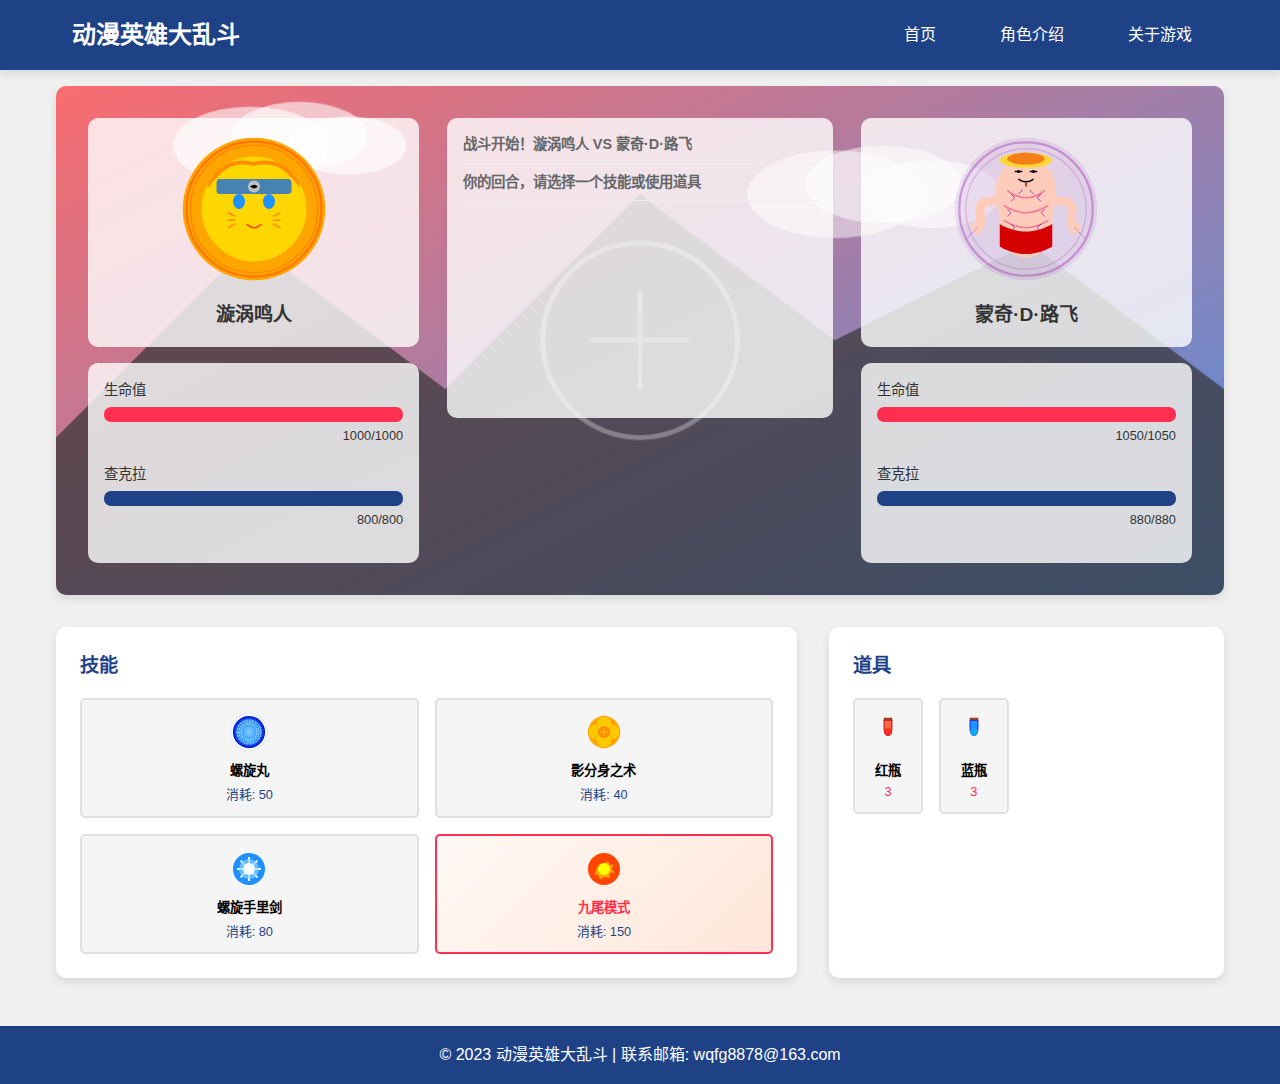
<file: game.html>
<!DOCTYPE html>
<html lang="zh-CN">
<head>
    <meta charset="UTF-8">
    <meta name="viewport" content="width=device-width, initial-scale=1.0">
    <title>战斗 - 动漫英雄大乱斗</title>
    <link rel="stylesheet" href="css/reset.css">
    <link rel="stylesheet" href="css/common.css">
    <link rel="stylesheet" href="css/game.css">
</head>
<body>
    <div class="container">
        <header>
            <nav class="main-nav">
                <div class="logo">
                    <h1 style="color: white; font-size: 1.5rem;">动漫英雄大乱斗</h1>
                </div>
                <ul class="nav-links">
                    <li><a href="index.html">首页</a></li>
                    <li><a href="characters.html">角色介绍</a></li>
                    <li><a href="about.html">关于游戏</a></li>
                </ul>
            </nav>
        </header>
        
        <main class="game-content">
            <div class="battle-arena">
                <div class="player-side">
                    <div class="character-portrait">
                        <img id="player-image" src="" alt="玩家角色">
                        <div class="character-name" id="player-name"></div>
                    </div>
                    <div class="status-bars">
                        <div class="health-bar">
                            <div class="bar-label">生命值</div>
                            <div class="bar">
                                <div id="player-health" class="bar-fill health"></div>
                            </div>
                            <div class="bar-value" id="player-health-value">1000/1000</div>
                        </div>
                        <div class="mana-bar">
                            <div class="bar-label">查克拉</div>
                            <div class="bar">
                                <div id="player-mana" class="bar-fill mana"></div>
                            </div>
                            <div class="bar-value" id="player-mana-value">800/800</div>
                        </div>
                    </div>
                </div>
                
                <div class="battle-log">
                    <div id="battle-messages" class="messages"></div>
                </div>
                
                <div class="enemy-side">
                    <div class="character-portrait">
                        <img id="enemy-image" src="" alt="敌人角色">
                        <div class="character-name" id="enemy-name">AI对手</div>
                    </div>
                    <div class="status-bars">
                        <div class="health-bar">
                            <div class="bar-label">生命值</div>
                            <div class="bar">
                                <div id="enemy-health" class="bar-fill health"></div>
                            </div>
                            <div class="bar-value" id="enemy-health-value">1000/1000</div>
                        </div>
                        <div class="mana-bar">
                            <div class="bar-label">查克拉</div>
                            <div class="bar">
                                <div id="enemy-mana" class="bar-fill mana"></div>
                            </div>
                            <div class="bar-value" id="enemy-mana-value">800/800</div>
                        </div>
                    </div>
                </div>
            </div>
            
            <div class="battle-controls">
                <div class="skills-container">
                    <h3>技能</h3>
                    <div class="skills" id="skill-buttons">
                        <!-- 技能按钮将通过JS动态生成 -->
                    </div>
                </div>
                
                <div class="items-container">
                    <h3>道具</h3>
                    <div class="items">
                        <button class="item-btn" id="health-potion">
                            <img src="images/items/health_potion.svg" alt="红瓶">
                            <span class="item-name">红瓶</span>
                            <span class="item-count" id="health-potion-count">3</span>
                        </button>
                        <button class="item-btn" id="mana-potion">
                            <img src="images/items/chakra_potion.svg" alt="蓝瓶">
                            <span class="item-name">蓝瓶</span>
                            <span class="item-count" id="mana-potion-count">3</span>
                        </button>
                    </div>
                </div>
            </div>
            
            <div id="battle-result" class="battle-result hidden">
                <div class="result-content">
                    <h2 id="result-title">战斗结束</h2>
                    <p id="result-message"></p>
                    <div class="result-buttons">
                        <a href="character-select.html" class="btn btn-secondary">重新选择角色</a>
                        <a href="index.html" class="btn btn-primary">返回首页</a>
                    </div>
                </div>
            </div>
        </main>
        
        <footer>
            <p>&copy; 2023 动漫英雄大乱斗 | 联系邮箱: wqfg8878@163.com</p>
        </footer>
    </div>

    <script src="js/common.js"></script>
    <script src="js/characters.js"></script>
    <script src="js/game.js"></script>
</body>
</html>
</file>
<file: css/common.css>
/* 通用样式 */
:root {
    --primary-color: #ff7e1f;
    --secondary-color: #1f4287;
    --accent-color: #ff304f;
    --bg-color: #f0f0f0;
    --text-color: #333;
    --light-text: #fff;
    --border-radius: 5px;
    --box-shadow: 0 4px 8px rgba(0, 0, 0, 0.1);
}

body {
    background-color: var(--bg-color);
    color: var(--text-color);
    line-height: 1.6;
}

.container {
    min-height: 100vh;
    display: flex;
    flex-direction: column;
}

/* 导航栏样式 */
header {
    background-color: var(--secondary-color);
    color: var(--light-text);
    padding: 1rem 0;
    box-shadow: var(--box-shadow);
}

.main-nav {
    max-width: 1200px;
    margin: 0 auto;
    display: flex;
    justify-content: space-between;
    align-items: center;
    padding: 0 2rem;
}

.logo img {
    height: 50px;
}

.nav-links {
    display: flex;
    gap: 2rem;
}

.nav-links a {
    padding: 0.5rem 1rem;
    border-radius: var(--border-radius);
    transition: background-color 0.3s;
}

.nav-links a:hover, .nav-links a.active {
    background-color: var(--primary-color);
}

/* 主要内容区域 */
main {
    flex: 1;
    padding: 2rem;
    max-width: 1200px;
    margin: 0 auto;
    width: 100%;
}

/* 按钮样式 */
.btn {
    display: inline-block;
    padding: 0.8rem 1.5rem;
    border-radius: var(--border-radius);
    cursor: pointer;
    transition: all 0.3s;
    font-weight: bold;
    text-align: center;
    position: relative;
    overflow: hidden;
}

.btn::before {
    content: '';
    position: absolute;
    top: 50%;
    left: 50%;
    width: 0;
    height: 0;
    border-radius: 50%;
    background: rgba(255, 255, 255, 0.3);
    transform: translate(-50%, -50%);
    transition: width 0.6s, height 0.6s;
}

.btn:active::before {
    width: 300px;
    height: 300px;
}

.btn-primary {
    background-color: var(--primary-color);
    color: var(--light-text);
}

.btn-primary:hover {
    background-color: #e06a10;
    transform: translateY(-2px);
    box-shadow: 0 6px 12px rgba(0, 0, 0, 0.15);
}

.btn-secondary {
    background-color: var(--secondary-color);
    color: var(--light-text);
}

.btn-secondary:hover {
    background-color: #163670;
    transform: translateY(-2px);
    box-shadow: 0 6px 12px rgba(0, 0, 0, 0.15);
}

/* 页脚样式 */
footer {
    background-color: var(--secondary-color);
    color: var(--light-text);
    text-align: center;
    padding: 1rem 0;
    margin-top: auto;
}
</file>
<file: css/index.css>
/* 首页样式 */
.home-content {
    display: flex;
    justify-content: center;
    align-items: center;
    text-align: center;
    min-height: 80vh;
    background: url('../images/background.svg') no-repeat center center;
    background-size: cover;
}

.hero {
    background-color: rgba(255, 255, 255, 0.85);
    padding: 3rem;
    border-radius: 10px;
    box-shadow: var(--box-shadow);
    max-width: 600px;
}

.hero h1 {
    font-size: 2.5rem;
    color: var(--secondary-color);
    margin-bottom: 1rem;
}

.hero p {
    font-size: 1.2rem;
    margin-bottom: 2rem;
}

.hero .btn {
    font-size: 1.2rem;
    padding: 1rem 2rem;
}
</file>
<file: css/about.css>
/* 关于页面样式 */
.about-content {
    padding: 2rem;
}

.about-content h1 {
    text-align: center;
    font-size: 2.2rem;
    margin-bottom: 2rem;
    color: var(--secondary-color);
}

.about-section {
    background-color: white;
    border-radius: 10px;
    padding: 2rem;
    margin-bottom: 2rem;
    box-shadow: var(--box-shadow);
    animation: fadeInUp 0.6s ease-out;
}

@keyframes fadeInUp {
    from {
        opacity: 0;
        transform: translateY(20px);
    }
    to {
        opacity: 1;
        transform: translateY(0);
    }
}

.about-section h2 {
    font-size: 1.8rem;
    color: var(--primary-color);
    margin-bottom: 1.5rem;
    border-bottom: 2px solid #f0f0f0;
    padding-bottom: 0.5rem;
}

.about-section p {
    line-height: 1.6;
    margin-bottom: 1rem;
}

/* 特色列表样式 */
.feature-list {
    display: flex;
    flex-direction: column;
    gap: 1.5rem;
}

.feature-list li {
    display: flex;
    gap: 1.5rem;
    align-items: flex-start;
}

.feature-icon {
    font-size: 2rem;
    background-color: #f5f5f5;
    width: 60px;
    height: 60px;
    display: flex;
    justify-content: center;
    align-items: center;
    border-radius: 50%;
    flex-shrink: 0;
}

.feature-detail h3 {
    font-size: 1.3rem;
    color: var(--secondary-color);
    margin-bottom: 0.5rem;
}

/* 游戏玩法步骤 */
.gameplay {
    display: flex;
    flex-direction: column;
    gap: 1.5rem;
}

.step {
    display: flex;
    align-items: center;
    gap: 1.5rem;
}

.step-number {
    width: 40px;
    height: 40px;
    background-color: var(--primary-color);
    color: white;
    border-radius: 50%;
    display: flex;
    justify-content: center;
    align-items: center;
    font-weight: bold;
    font-size: 1.2rem;
    flex-shrink: 0;
}

/* 联系信息 */
.contact-info {
    margin-top: 1.5rem;
}

.contact-item {
    display: flex;
    align-items: center;
    gap: 1rem;
    margin-bottom: 1rem;
}

.contact-icon {
    font-size: 1.5rem;
}

.contact-item a {
    color: var(--primary-color);
    text-decoration: none;
}

.contact-item a:hover {
    text-decoration: underline;
}

@media (max-width: 768px) {
    .feature-list li {
        flex-direction: column;
        align-items: center;
        text-align: center;
    }
    
    .step {
        flex-direction: column;
        text-align: center;
    }
}
</file>
<file: css/character-select.css>
/* 角色选择页面样式 */
.select-content {
    padding: 2rem;
}

.select-content h1 {
    text-align: center;
    font-size: 2rem;
    margin-bottom: 2rem;
    color: var(--secondary-color);
}

.character-selection {
    display: flex;
    flex-wrap: wrap;
    justify-content: center;
    gap: 2rem;
}

.character {
    background-color: white;
    border-radius: 10px;
    box-shadow: var(--box-shadow);
    width: 300px;
    overflow: hidden;
    transition: transform 0.3s, box-shadow 0.3s;
    animation: fadeInUp 0.6s ease-out;
}

.character:nth-child(1) {
    animation-delay: 0.1s;
}

.character:nth-child(2) {
    animation-delay: 0.2s;
}

.character:nth-child(3) {
    animation-delay: 0.3s;
}

@keyframes fadeInUp {
    from {
        opacity: 0;
        transform: translateY(30px);
    }
    to {
        opacity: 1;
        transform: translateY(0);
    }
}

.character:hover {
    transform: translateY(-5px);
    box-shadow: 0 10px 20px rgba(0, 0, 0, 0.2);
}

.character-image {
    height: 200px;
    overflow: hidden;
    display: flex;
    justify-content: center;
    align-items: center;
    background-color: #f5f5f5;
}

.character-image img {
    width: 100%;
    height: 100%;
    object-fit: cover;
}

.character-info {
    padding: 1.5rem;
}

.character-info h2 {
    font-size: 1.5rem;
    margin-bottom: 0.5rem;
    color: var(--secondary-color);
}

.character-title {
    color: var(--primary-color);
    font-weight: bold;
    margin-bottom: 1rem;
}

.character-stats {
    margin-bottom: 1.5rem;
}

.stat {
    margin-bottom: 0.5rem;
}

.stat-label {
    display: block;
    font-size: 0.9rem;
    margin-bottom: 0.2rem;
}

.stat-bar {
    height: 10px;
    background-color: #e0e0e0;
    border-radius: 5px;
    overflow: hidden;
}

.stat-fill {
    height: 100%;
    background-color: var(--primary-color);
}

.select-btn {
    width: 100%;
}
</file>
<file: css/characters.css>
/* 角色详情页面样式 */
.characters-content {
    padding: 2rem;
}

.characters-content h1 {
    text-align: center;
    font-size: 2rem;
    margin-bottom: 2rem;
    color: var(--secondary-color);
}

.character-tabs {
    display: flex;
    justify-content: center;
    margin-bottom: 2rem;
    gap: 1rem;
}

.tab-btn {
    padding: 0.8rem 1.5rem;
    background-color: #f5f5f5;
    border: 2px solid #e0e0e0;
    border-radius: var(--border-radius);
    cursor: pointer;
    font-weight: bold;
    transition: all 0.3s;
}

.tab-btn:hover, .tab-btn.active {
    background-color: var(--primary-color);
    color: white;
    border-color: var(--primary-color);
}

.character-detail {
    display: none;
}

.character-detail.active {
    display: block;
}

.character-header {
    display: flex;
    gap: 2rem;
    margin-bottom: 2rem;
    background-color: white;
    border-radius: 10px;
    padding: 2rem;
    box-shadow: var(--box-shadow);
}

.character-image {
    width: 200px;
    height: 200px;
    overflow: hidden;
    border-radius: 10px;
    background-color: #f5f5f5;
}

.character-image img {
    width: 100%;
    height: 100%;
    object-fit: cover;
}

.character-info {
    flex: 1;
}

.character-info h2 {
    font-size: 1.8rem;
    color: var(--secondary-color);
    margin-bottom: 0.5rem;
}

.character-title {
    color: var(--primary-color);
    font-weight: bold;
    font-size: 1.2rem;
    margin-bottom: 1rem;
}

.character-description p {
    margin-bottom: 1rem;
    line-height: 1.6;
}

.skills-section {
    background-color: white;
    border-radius: 10px;
    padding: 2rem;
    box-shadow: var(--box-shadow);
}

.skills-section h3 {
    font-size: 1.5rem;
    color: var(--secondary-color);
    margin-bottom: 1.5rem;
    text-align: center;
}

.skills-list {
    display: flex;
    flex-direction: column;
    gap: 1.5rem;
}

.skill-item {
    display: flex;
    gap: 1.5rem;
    padding: 1.5rem;
    background-color: #f9f9f9;
    border-radius: 10px;
    border-left: 5px solid var(--primary-color);
    transition: transform 0.3s, box-shadow 0.3s;
}

.skill-item:hover {
    transform: translateX(5px);
    box-shadow: 0 4px 10px rgba(0, 0, 0, 0.1);
}

.skill-item.ultimate {
    border-left: 5px solid var(--accent-color);
    background-color: #fff9f5;
}

.skill-icon {
    width: 80px;
    height: 80px;
    background-color: white;
    border-radius: 50%;
    display: flex;
    justify-content: center;
    align-items: center;
    box-shadow: 0 2px 5px rgba(0, 0, 0, 0.1);
}

.skill-icon img {
    width: 60%;
    height: 60%;
    object-fit: contain;
}

.skill-detail {
    flex: 1;
}

.skill-detail h4 {
    font-size: 1.3rem;
    color: var(--secondary-color);
    margin-bottom: 0.3rem;
}

.skill-type {
    font-size: 0.9rem;
    color: var(--primary-color);
    margin-bottom: 0.8rem;
}

.skill-item.ultimate .skill-type {
    color: var(--accent-color);
}

.skill-description {
    margin-bottom: 1rem;
    line-height: 1.5;
}

.skill-stats {
    display: flex;
    flex-wrap: wrap;
    gap: 1rem;
}

.stat {
    background-color: #e0e0e0;
    padding: 0.3rem 0.8rem;
    border-radius: 20px;
    font-size: 0.9rem;
}

@media (max-width: 768px) {
    .character-header {
        flex-direction: column;
        align-items: center;
        text-align: center;
    }
    
    .skill-item {
        flex-direction: column;
        align-items: center;
        text-align: center;
    }
}
</file>
<file: css/game.css>
/* 游戏战斗页面样式 */
.game-content {
    padding: 1rem;
}

.battle-arena {
    display: flex;
    justify-content: space-between;
    margin-bottom: 2rem;
    background: url('../images/background.svg') no-repeat center center;
    background-size: cover;
    padding: 2rem;
    border-radius: 10px;
    box-shadow: var(--box-shadow);
}

.player-side, .enemy-side {
    width: 30%;
}

.battle-log {
    width: 35%;
    background-color: rgba(255, 255, 255, 0.8);
    border-radius: 10px;
    padding: 1rem;
    max-height: 300px;
    overflow-y: auto;
}

.messages {
    font-size: 0.9rem;
    line-height: 1.4;
}

.messages p {
    margin-bottom: 0.5rem;
    padding-bottom: 0.5rem;
    border-bottom: 1px solid #eee;
    animation: messageSlideIn 0.3s ease-out;
}

@keyframes messageSlideIn {
    from {
        opacity: 0;
        transform: translateX(-10px);
    }
    to {
        opacity: 1;
        transform: translateX(0);
    }
}

.messages .player-action {
    color: var(--secondary-color);
}

.messages .enemy-action {
    color: var(--accent-color);
}

.character-portrait {
    background-color: rgba(255, 255, 255, 0.8);
    border-radius: 10px;
    padding: 1rem;
    text-align: center;
    margin-bottom: 1rem;
}

.character-portrait img {
    width: 100%;
    height: 150px;
    object-fit: contain;
    margin-bottom: 0.5rem;
}

.character-name {
    font-weight: bold;
    font-size: 1.2rem;
}

.status-bars {
    background-color: rgba(255, 255, 255, 0.8);
    border-radius: 10px;
    padding: 1rem;
}

.health-bar, .mana-bar {
    margin-bottom: 1rem;
}

.bar-label {
    font-size: 0.9rem;
    margin-bottom: 0.3rem;
}

.bar {
    height: 15px;
    background-color: #e0e0e0;
    border-radius: 7px;
    overflow: hidden;
    margin-bottom: 0.3rem;
}

.bar-fill {
    height: 100%;
    width: 100%;
    transition: width 0.3s;
}

.health {
    background-color: #ff304f;
}

.mana {
    background-color: #1f4287;
}

.bar-value {
    font-size: 0.8rem;
    text-align: right;
}

.battle-controls {
    display: flex;
    gap: 2rem;
    margin-bottom: 2rem;
}

.skills-container, .items-container {
    background-color: white;
    border-radius: 10px;
    padding: 1.5rem;
    box-shadow: var(--box-shadow);
}

.skills-container {
    flex: 2;
}

.items-container {
    flex: 1;
}

.skills-container h3, .items-container h3 {
    margin-bottom: 1rem;
    color: var(--secondary-color);
    font-size: 1.2rem;
}

.skills {
    display: grid;
    grid-template-columns: repeat(2, 1fr);
    gap: 1rem;
}

.skill-btn, .item-btn {
    background-color: #f5f5f5;
    border: 2px solid #e0e0e0;
    border-radius: 5px;
    padding: 0.8rem;
    cursor: pointer;
    transition: all 0.3s;
    display: flex;
    flex-direction: column;
    align-items: center;
    text-align: center;
}

.skill-btn:hover, .item-btn:hover {
    border-color: var(--primary-color);
    transform: translateY(-2px);
    box-shadow: 0 4px 8px rgba(255, 126, 31, 0.3);
}

.skill-btn:active, .item-btn:active {
    transform: translateY(0);
}

.skill-btn.disabled, .item-btn.disabled {
    opacity: 0.5;
    cursor: not-allowed;
    transform: none !important;
}

.skill-btn.disabled:hover, .item-btn.disabled:hover {
    border-color: #e0e0e0;
    box-shadow: none;
}

.skill-btn.ultimate {
    background: linear-gradient(135deg, #fff9f5 0%, #ffe6d9 100%);
    border: 2px solid var(--accent-color);
}

.skill-btn.ultimate:hover {
    border-color: var(--accent-color);
    box-shadow: 0 4px 8px rgba(255, 48, 79, 0.4);
}

.skill-btn.ultimate .skill-name {
    color: var(--accent-color);
}

.skill-btn img, .item-btn img {
    width: 40px;
    height: 40px;
    margin-bottom: 0.5rem;
}

.skill-name, .item-name {
    font-weight: bold;
    margin-bottom: 0.3rem;
}

.skill-cost {
    font-size: 0.8rem;
    color: var(--secondary-color);
}

.item-count {
    font-size: 0.8rem;
    color: var(--accent-color);
}

.items {
    display: flex;
    gap: 1rem;
}

.battle-result {
    position: fixed;
    top: 0;
    left: 0;
    width: 100%;
    height: 100%;
    background-color: rgba(0, 0, 0, 0.7);
    display: flex;
    justify-content: center;
    align-items: center;
    z-index: 100;
    animation: fadeIn 0.3s ease-in;
}

@keyframes fadeIn {
    from {
        opacity: 0;
    }
    to {
        opacity: 1;
    }
}

.result-content {
    background-color: white;
    border-radius: 10px;
    padding: 2rem;
    text-align: center;
    max-width: 500px;
    width: 90%;
    animation: slideDown 0.4s ease-out;
}

@keyframes slideDown {
    from {
        transform: translateY(-50px);
        opacity: 0;
    }
    to {
        transform: translateY(0);
        opacity: 1;
    }
}

.result-content h2 {
    font-size: 2rem;
    margin-bottom: 1rem;
    color: var(--secondary-color);
}

.result-content p {
    margin-bottom: 2rem;
}

.result-buttons {
    display: flex;
    justify-content: center;
    gap: 1rem;
}

.hidden {
    display: none;
}
</file>
